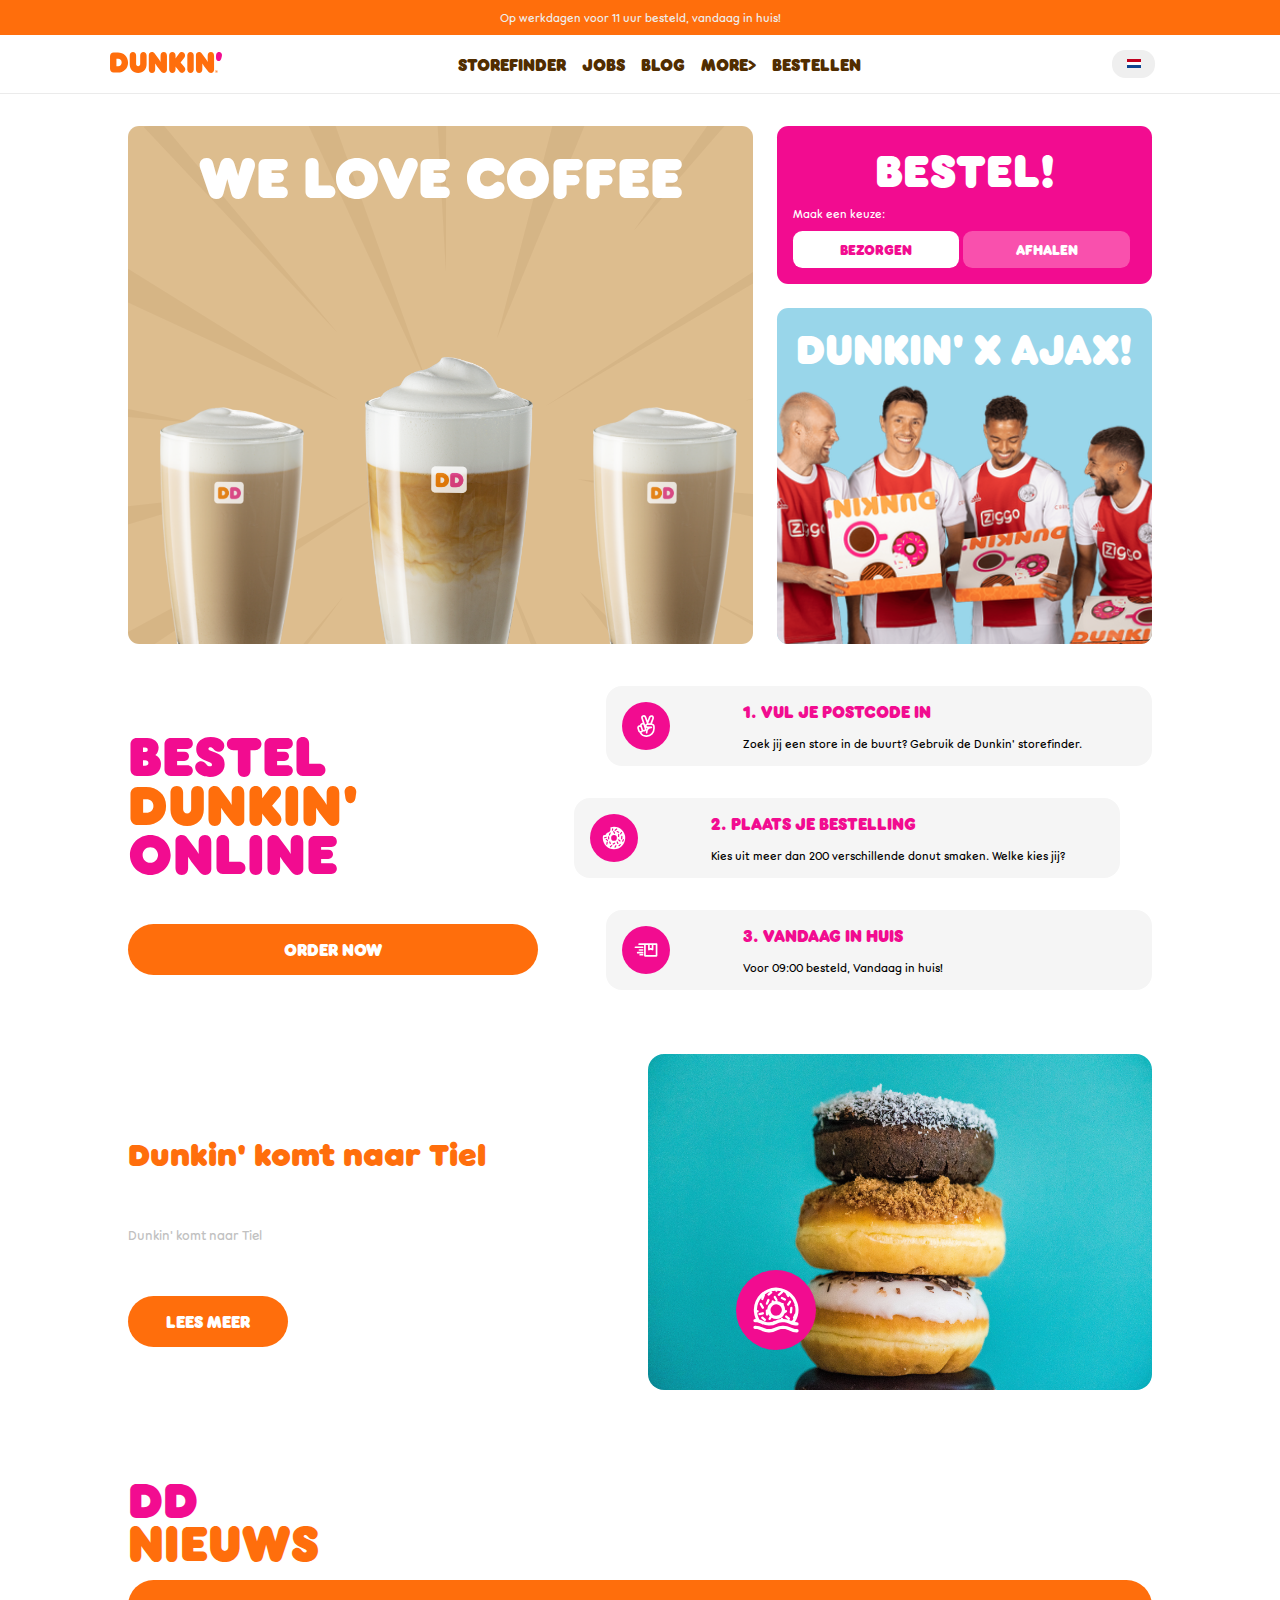
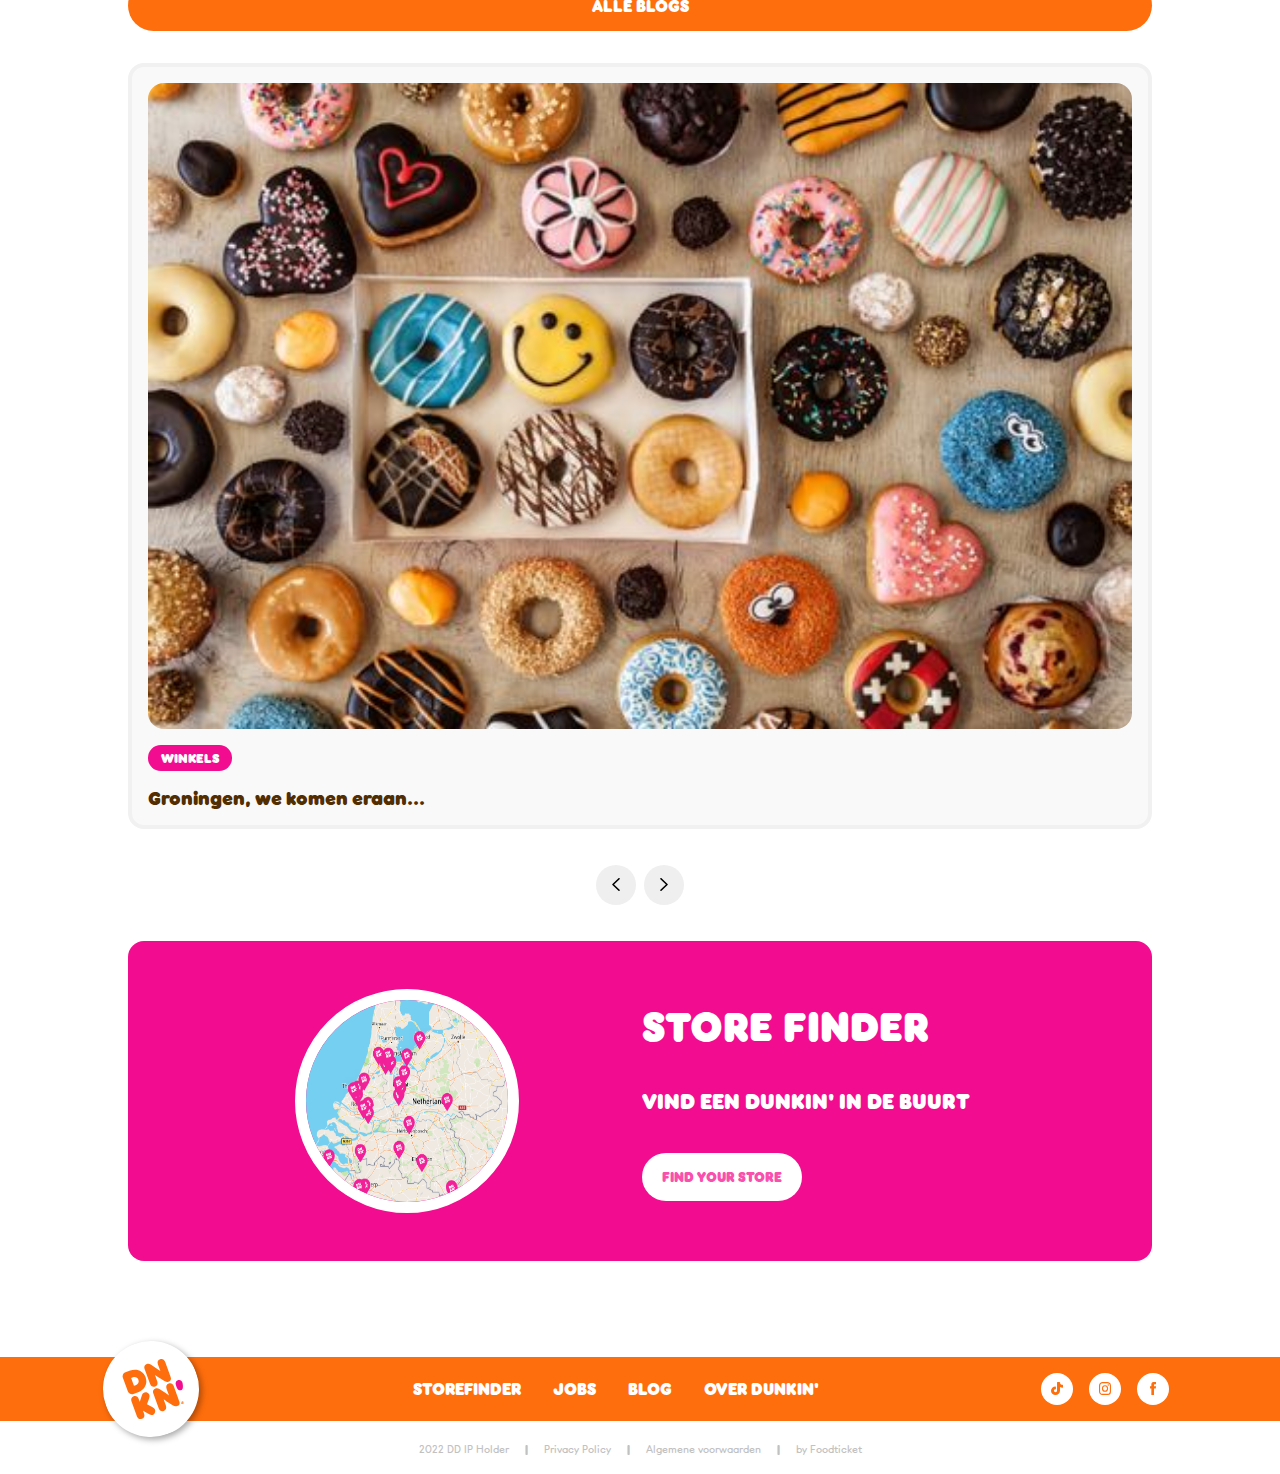
<file: index.html>
<!doctype html>
<html lang="nl">
	
<head>
	<meta charset="UTF-8">
	<meta name="author" content="jouw naam">
	<meta name="viewport" content="width=device-width, initial-scale=1">
	
	<title>Dunkin' Nederland</title>
	
	<link href="styles/style.css" rel="stylesheet">
	<link href="styles/index.css" rel="stylesheet">
	<link rel="icon" type="image/svg+xml" href="images/favicon.svg">
</head>

<body>
	<header>
		<a href="index.html">
			<img src="images/logo.svg" alt="Het Dunkin logo">
		</a>
		<button>
			<img src="images/dutch.svg" alt="Nederlandse vlag - Taal Nederlands">
		</button>
		<p>Op werkdagen voor 11 uur besteld, vandaag in huis!</p>
		<nav>
			<button>
				<img src="images/Hamburger-icon.png" alt="Navigatie menu icoon">
			</button>
			<ul>
				<li>
					<a href="#" lang="en">Storefinder</a>
				</li>
				<li>
					<a href="#" lang="en">Jobs</a>
				</li>
				<li>
					<a href="blogs.html" lang="en">Blog</a>
				</li>
				<li>
					<a href="#" lang="en">More></a>
				</li>
				<li>
					<a href="#">Bestellen</a>
				</li>
			</ul>
		</nav>
	</header>
	<main>
		<h1 class="visually-hidden">Welkom op de website van Dunkin'</h1>
		<section>
			<ul>
				<li>
					<a href="#">
						<p lang="en">we love coffee</p>
						<img src="images/koffie-klein.png" alt="Dunkin Koffie">
						<img src="images/koffie-groot.png" alt="Dunkin Cappuchino">
						<img src="images/koffie-klein.png" alt="Dunkin Koffie">
					</a>
				</li>
				<li>
					<h2>bestel!</h2>
					<p>Maak een keuze:</p>
					<button>Bezorgen</button>
					<button>Afhalen</button>
				</li>
				<li>
					<a href="#">
						<h2><span class="visually-hidden">Samenwerking tussen</span>dunkin' x ajax!</h2>
						<img src="images/ajax2.png" alt="Plaatje van Ajax voetbalteam, samenwerking met Dunkin">
					</a>
				</li>
			</ul>
		</section>
		<section>
			<h2>
				<span>bestel </span>
				<span>dunkin' </span>
				<span>online</span>
			</h2>
			<section>
				<ol>
					<li>
						<figure>
							<img src="images/vingers.svg" alt="Dunkin decoratie plaatje stap 1: postcode">
						</figure>
						<div>
							<h3>1. Vul je postcode in</h3>
							<p>Zoek jij een store in de buurt? Gebruik de Dunkin' storefinder.</p>
						</div>
					</li>
					<li>
						<figure>
							<img src="images/donut-small.svg" alt="Dunkin decoratie plaatje stap 2: plaats je bestelling">
						</figure>
						<div>
							<h3>2. Plaats je bestelling</h3>
							<p>Kies uit meer dan 200 verschillende donut smaken. Welke kies jij?</p>
						</div>
					</li>
					<li>
						<figure>
							<img src="images/package.svg" alt="Dunkin decoratie plaatje stap 3: vandaag in huis">
						</figure>
						<div>
							<h3>3. Vandaag in huis</h3>
							<p>Voor 09:00 besteld, Vandaag in huis!</p>
						</div>
					</li>
				</ol>
			</section>
			<a href="#" class="main-link" lang="en">order now</a>
		</section>

		<section>
			<a href="#">
				<img src="images/donut-stapel.jpg" alt="Een plaatje van een grote stapel donuts">
			</a>
			<figure>
				<img src="images/donut-golf.svg" alt="Decoratie plaatje met een donut">
			</figure>
			<h2>Dunkin' komt naar Tiel</h2>
			<p>Dunkin' komt naar Tiel</p>
			<a href="#" class="main-link">lees meer <span class="visually-hidden">over dit artikel</span></a>
		</section>

		<section>
			<section>
				<h2>
					<span>dd</span>
					<span>nieuws</span>
				</h2>
				<a href="blogs.html" class="main-link"><span class="visually-hidden">Bekijk</span>alle blogs</a>
			</section>
			<section>
				<a href="#">
					<img src="images/donuts.jpg" alt="Plaatje van allerlei soorten gedecoreerde donuts">
					<h3><span class="visually-hidden" lang="en">Blog categorie: </span>winkels</h3>
					<p>Groningen, we komen eraan...</p>
				</a>
				<div>
					<button><img src="images/angle-left.svg" alt="Icoon pijltje naar links"></button>
					<button><img src="images/angle-right.svg" alt="Icoon pijltje naar rechts"></button>
				</div>
			</section>
		</section>
		<section>
			<article>
				<h2 lang="en">store finder</h2>
				<a href="#">
					<img src="images/kaart.png" alt="Kaart met Dunkin' Donuts locaties in Nederland">
				</a>
				<p>vind een dunkin' in de buurt</p>
				<button lang="en">find your store</button>
			</article>
		</section>
	</main>
	<footer>
		<div>
			<figure>
				<img src="images/dunkin-letters.svg" alt="Letters d,n,k,n">
			</figure>
			<nav>
				<ul>
					<li><a href="#" class="main-link" lang="en">storefinder</a></li>
					<li><a href="#" class="main-link" lang="en">jobs</a></li>
					<li><a href="#" class="main-link" lang="en">blog</a></li>
					<li><a href="#" class="main-link">over dunkin'</a></li>
				</ul>
			</nav>
			<nav>
				<ul>
					<li>
						<a href="#">
							<img src="images/tiktok.svg" alt="Social media icoon Tiktok">
						</a></li>
					<li>
						<a href="#">
							<img src="images/instagram.svg" alt="Social media icoon Instagram">
						</a>
					</li>
					<li>
						<a href="#">
							<img src="images/facebook.svg" alt="Social media icoon Facebook">
						</a>
					</li>
				</ul>
			</nav>
		</div>
		<nav>
			<ul>
				<li><a href="#" lang="en">2022 DD IP Holder</a></li>
				<li><span>|</span></li>
				<li><a href="#" lang="en">Privacy Policy</a></li>
				<li><span>|</span></li>
				<li><a href="#">Algemene voorwaarden</a></li>
				<li><span>|</span></li>
				<li><a href="#" lang="en">by Foodticket</a></li>
			</ul>
		</nav>
	</footer>
	<script src="scripts/script.js"></script>
</body>
</html>
</file>
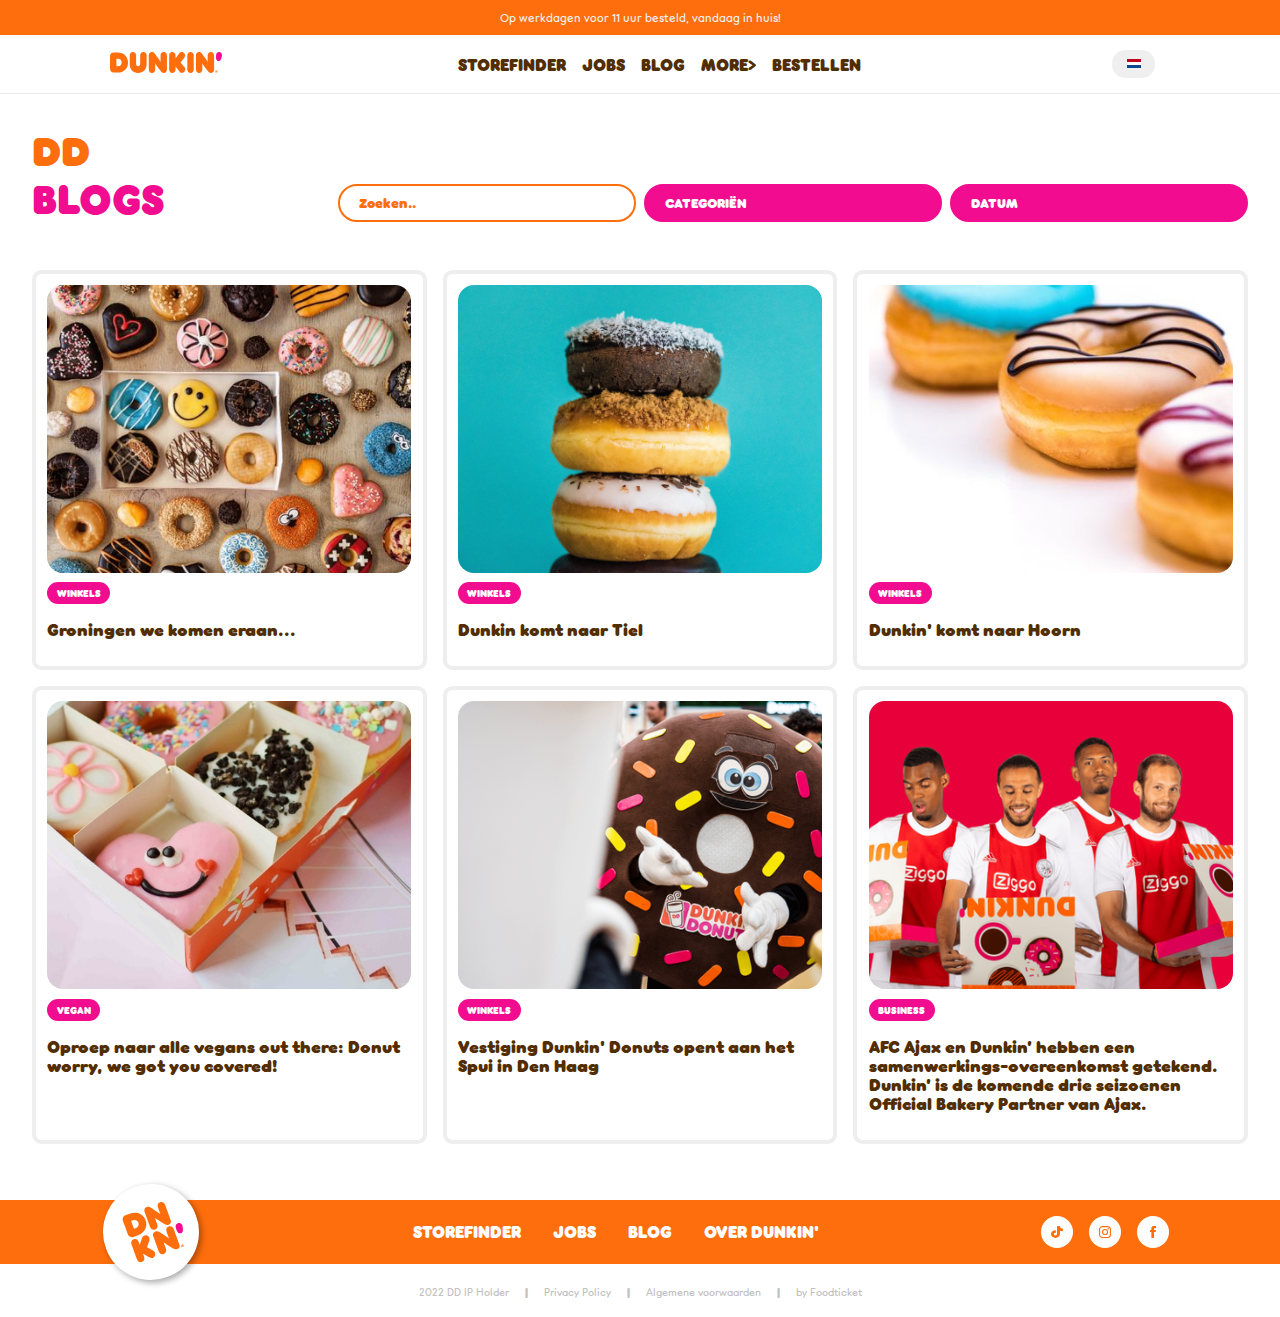
<file: blogs.html>
<!doctype html>
<html lang="nl">
	
<head>
	<meta charset="UTF-8">
	<meta name="author" content="jouw naam">
	<meta name="viewport" content="width=device-width, initial-scale=1">
	
	<title>Dunkin' Nederland</title>
	
	<link href="styles/style.css" rel="stylesheet">
	<link href="styles/blogs.css" rel="stylesheet">
	<link rel="icon" type="image/svg+xml" href="images/favicon.svg">
</head>
<body>
	<header>
		<a href="index.html">
			<img src="images/logo.svg" alt="Het Dunkin logo">
		</a>
		<button>
			<img src="images/dutch.svg" alt="Nederlandse vlag - Taal Nederlands">
		</button>
		<p>Op werkdagen voor 11 uur besteld, vandaag in huis!</p>
		<nav>
			<button>
				<img src="images/Hamburger-icon.png" alt="Navigatie menu icoon">
			</button>
			<ul>
				<li>
					<a href="#" lang="en">Storefinder</a>
				</li>
				<li>
					<a href="#" lang="en">Jobs</a>
				</li>
				<li>
					<a href="blogs.html" lang="en">Blog</a>
				</li>
				<li>
					<a href="#" lang="en">More></a>
				</li>
				<li>
					<a href="#">Bestellen</a>
				</li>
			</ul>
		</nav>
	</header>
    <main>
        <form action="">
            <h2>dd <em lang="en">blogs</em></h2>
            <input type="text" placeholder="Zoeken..">
            <button>Categoriën</button>
			<button>Datum</button>
        </form>
        <section>
            <ul>
                <li>
                    <a href="#">
                        <figure>
                            <img src="images/donuts.jpg" alt="Plaatje van allerlei soorten gedecoreerde donuts">
                        </figure>
                        <h3><span class="visually-hidden">Blog categorie: </span>Winkels</h3>
                        <p>Groningen we komen eraan...</p>
                    </a>
                </li>
                <li>
                    <a href="#">
                        <figure>
                            <img src="images/donut-stapel.jpg" alt="Plaatje van een grote stapel donuts">
                        </figure>
                        <h3><span class="visually-hidden">Blog categorie: </span>Winkels</h3>
                        <p>Dunkin komt naar Tiel</p>
                    </a>
                </li>
                <li>
                    <a href="#">
                        <figure>
                            <img src="images/deco-donuts.jpg" alt="Plaatje van 3 gedecoreerde donuts">
                        </figure>
                        <h3><span class="visually-hidden">Blog categorie: </span>Winkels</h3>
                        <p>Dunkin' komt naar Hoorn</p>
                    </a>
                </li>
                <li>
                    <a href="#">
                        <figure>
                            <img src="images/donut-hart.jpeg" alt="Plaatje van donuts in de vorm van een hart">
                        </figure>
                        <h3 lang="en"><span class="visually-hidden">Blog categorie: </span>Vegan</h3>
                        <p>Oproep naar alle vegans out there: Donut worry, we got you covered!</p>
                    </a>
                </li>
                <li>
                    <a href="#">
                        <figure>
                            <img src="images/donut-bruin.png" alt="Plaatje van een donut kostuum">
                        </figure>
                        <h3><span class="visually-hidden">Blog categorie: </span>Winkels</h3>
                        <p>Vestiging Dunkin' Donuts opent aan het Spui in Den Haag</p>
                    </a>
                </li>
                <li>
                    <a href="#">
                        <figure>
                            <img src="images/ajax-team-rood.png" alt="Ajax voetbalteam, samenwerking met Dunkin">
                        </figure>
                        <h3 lang="en"><span class="visually-hidden">Blog categorie: </span>Business</h3>
                        <p>AFC Ajax en Dunkin’ hebben een samenwerkings-overeenkomst getekend. 
                            Dunkin’ is de komende drie seizoenen Official Bakery Partner van Ajax. </p>
                    </a>
                </li>
            </ul>
        </section>
    </main>
    <footer>
		<div>
			<figure>
				<img src="images/dunkin-letters.svg" alt="Letters d,n,k,n">
			</figure>
			<nav>
				<ul>
					<li><a href="#" class="main-link" lang="en">storefinder</a></li>
					<li><a href="#" class="main-link" lang="en">jobs</a></li>
					<li><a href="#" class="main-link" lang="en">blog</a></li>
					<li><a href="#" class="main-link">over dunkin'</a></li>
				</ul>
			</nav>
			<nav>
				<ul>
					<li>
						<a href="#">
							<img src="images/tiktok.svg" alt="Social media icoon Tiktok">
						</a></li>
					<li>
						<a href="#">
							<img src="images/instagram.svg" alt="Social media icoon Instagram">
						</a>
					</li>
					<li>
						<a href="#">
							<img src="images/facebook.svg" alt="Social media icoon Facebook">
						</a>
					</li>
				</ul>
			</nav>
		</div>
		<nav>
			<ul>
				<li><a href="#" lang="en">2022 DD IP Holder</a></li>
				<li><span>|</span></li>
				<li><a href="#" lang="en">Privacy Policy</a></li>
				<li><span>|</span></li>
				<li><a href="#">Algemene voorwaarden</a></li>
				<li><span>|</span></li>
				<li><a href="#" lang="en">by Foodticket</a></li>
			</ul>
		</nav>
	</footer>
    <script src="scripts/script.js"></script>
</body>
</html>
</file>
<file: styles/style.css>
/**************/
/* CSS REMEDY */
/**************/

*, *::after, *::before {
	box-sizing:border-box;  
}

button, summary {
	cursor: pointer;
}

img{
	width: 100%;
}

.visually-hidden {
	clip: rect(0 0 0 0);
	clip-path: inset(50%);
	height: 1px;
	overflow: hidden;
	position: absolute;
	white-space: nowrap;
	width: 1px;
}

.main-link{
    flex-basis: 100%;
    text-align: center;
    background-color: var(--main-color);
    padding: 1em;
    border-radius: 5em;
    text-transform: uppercase;
    text-decoration: none;
    font-size: 1em;
    color: var(--nav-link-text);
}

@font-face {
	font-family: "DunkinSans-Book";
	src: url("../fonts/DunkinSans-Book.otf") format("opentype");
}
@font-face {
	font-family: "DunkinSans-Display";
	src: url("../fonts/DunkinSans-Display.otf") format("opentype");
}

/*********************/
/* CUSTOM PROPERTIES */
/*********************/
:root {
	--color-text:#111;
	--nav-link-text: #ffffff;
	--footer-text: #c1c1c1;
	--text-brown: #512d00;

	--cta-main-color: #f20c90;
	--cta-secondary-main-color: #f950ad;

	--color-background:#eee;
	--main-color: #ff6e0c;
	--nav-link-color: #ee4c25;
	--input-text-color: #f986c8;
	--main-section-color: #F5F5F5;
	--coffee-color: #ddbd8e;
	--ajax-blue: #99D6EA;
	--border-grey: #f1f1f1;
	--section-grey: #f9f9f9;

	--title-font: 'DunkinSans-Display', sans-serif;
	--main-font: 'DunkinSans-Book', sans-serif;
}

body{
	font-family: var(--main-font);
	margin: 0;
}

h1, h2, h3, span, .main-link, button{
	font-family: var(--title-font);
	text-transform: uppercase;
}

h2{
	margin: 0;
}

a{
	text-decoration: none;
}

/* - Header - */

header{
	display: flex;
	flex-wrap: wrap;
	justify-content: space-around;
	align-items: center;
	border-bottom: 1px solid rgb(235, 235, 235);
	position: fixed;
	top: 0;
    z-index: 100;
    background-color: var(--nav-link-text);
    width: 100%;
}

header > p{
	width: 100%;
	order: -100;
	text-align: center;
	font-size: 0.7em;
	background-color: var(--main-color);
	color: var(--color-background);
	margin: 0;
	padding: 1em;
}

header button{
	margin: 1.1em;
	padding: .5em 1.1em;
	border-radius: 1em;
	border: none;
}

header button:first-of-type{
	order: -50;
	padding-top: 0.4em;
}

header a img{
	width: 7em;
}

header nav {
	font-family: var(--title-font);
}
header nav button {
	display: flex;
	justify-content: center;
	align-items: center;
}

header nav button img{
	width: 1em;
}

header nav ul{
	background-color: var(--nav-link-text);
	margin: 0;
	padding: 0 1em 0;
	list-style-type: none;
	position: fixed;
	left: 0;
	right: 0;
	top: 5.9em;
	bottom: 0;
	display: flex;
    flex-direction: column;
	justify-content: center;
    text-align: center;
    gap: 1em;
	transform:translateY(100%);
	transition: .3s ease;
	z-index: 100;
}

nav.toonMenu ul{
	transform: translateY(0);
}

header nav li a{
	color: var(--text-brown);
	font-size: 1.8em;
	text-decoration: none;
	text-transform: uppercase;
}

/* - Main - */

main{
	position: relative;
	top: 5em;
	padding: 0 1em;
}

main span{
    text-transform: uppercase;
    flex-basis: 100%;
    font-size: 2em;
    line-height: 0.9em;
}


/* - Footer - */

footer{
	position: relative;
	top: 5em;
}

footer div{
    background-color: var(--main-color);
	position: relative;
	height: 24em;
}

footer div figure{
	margin: 0;
	display: flex;
	justify-content: center;
	align-items: center;
	position: absolute;
    left: calc(50% - 9em/2);
    top: -4.5em;
}

footer div figure img{
	background-color: var(--nav-link-text);
	border-radius: 50%;
	margin: .5em;
	display: block;
    width: 8em;
    height: 8em;
    transform: rotate(-20deg);
    box-shadow: 0.1em 0.2em 0.4em #00000057;
}

footer div nav:first-of-type{
	position: absolute;
    bottom: 4em;
}
footer div nav:last-of-type{
	position: absolute;
    bottom: 0;
    left: calc(50% - 5em);
    width: 10em;
}

footer div nav ul{
    padding: 0;
    margin: 0;
}

footer div nav ul li{
	list-style-type: none;
}
  
footer div nav:first-of-type ul{
	display: flex;
	flex-wrap: wrap;
}
  
footer div nav:first-of-type ul li{
	flex-basis: 100%;
	text-align: center;
	background-color: var(--nav-link-color);
	padding: 1em;
	border-radius: 5em;
	margin: .2em 1em;
}
  
footer div nav:first-of-type ul li a{
	background-color: transparent;
}

footer div nav:last-of-type{
	padding: 1em;
}
  
footer div nav:last-of-type ul{
	display: flex;
	justify-content: center;
	gap: 1em;
}

footer div nav:last-of-type ul li{
	list-style-type: none;
    width: 2em;
    background-color: var(--nav-link-text);
    border-radius: 50%;
    aspect-ratio: 1/1;
    display: flex;
    justify-content: center;
    align-items: center;
	margin: 0;
}
  
footer div nav:last-of-type ul li a img{
	height: .8em;
}
  
footer > nav{
	padding: 0.2em;
}
  
footer > nav ul{
	display: flex;
	flex-wrap: wrap;
	justify-content: center;
	padding: 1em;
    gap: 1em;
	margin: 0;
}
  
footer > nav ul li{
	list-style-type: none;
	font-size: .8em;
}
  
footer > nav ul li a, footer span{
	color: var(--footer-text);
	font-size: .8em;
}
  
footer > nav ul li a{
	text-decoration: none;
}

/* ===== MEDIA QUERIES ===== */

@media (min-width: 48em){
	header{
		position: unset;
	}	
	
	main, footer{
		top: 0;
	}

	footer div{
		display: flex;
		align-items: center;
		justify-content: space-around;
		height: 4em;
	}

	footer div figure{
		aspect-ratio: 1/1;
		border-radius: 50%;
		display: flex;
		position: unset;
	}

	footer div nav:first-of-type{
		display: flex;
		flex-wrap: nowrap;
		position: unset;
	}
	footer div nav:first-of-type ul li{
		display: flex;
		flex-basis: unset;
		padding: 0;
		background-color: transparent;
		margin: 0;
	}
	footer div nav:last-of-type{
		position: unset;
	}
	footer div figure img{
		width: 6em;
		height: 6em;
	}
}

@media (min-width: 64em){
	header > a{
		order: -10;
	}

	header button:first-of-type{
		order: -5;
	}

	header nav{
		order: -8;
	}

    header nav ul{
        position: static;
        transform: none;
		flex-direction: unset;
		transition: none;
    }

	header nav ul li a{
		font-size: 1em;
	}

	header nav button{
		display: none;
	}


}
</file>
<file: styles/index.css>
/* Globale main */

main section{
    margin: 1em 0;
}

main section:first-of-type{
    margin-top: 2em;
}

main section ol{
    padding: 0;
    padding-left: .3em;
}

main section ol li{
    display: grid;
    grid-template-columns: 1fr 3fr;
    border-radius: 1em;
    margin: 1em 0;
    background-color: var(--main-section-color)
}

main section ol li figure img{
    width: 50%;
}

/* ===== FIRST SECTION ===== */
/* - Coffee, Order and Ajax - */

main > section:first-of-type ul{
    list-style-type: none;
    margin: 0;
    padding: 0;
    display: grid;
    gap: 1.5em;
}

main > section:first-of-type ul li{
    border-radius: 0.7em;
    position: relative;
}

/* - Coffee - */

main > section:first-of-type ul li:first-of-type{
    height: 20em;
    overflow: hidden;
    background-color: var(--coffee-color);
    background-image: url(../images/koffiebackground.svg);
    background-repeat: no-repeat;
    background-size: 100%;
}

main > section:first-of-type ul li:first-of-type a{
    text-decoration: none;
}

main > section:first-of-type ul li:first-of-type a img{
    position: absolute;
    width: 6em;
    bottom: -3em;
}
main > section:first-of-type ul li:first-of-type a img:first-of-type{
    left: 1em;
}

main > section:first-of-type ul li:first-of-type a img:nth-child(3){
    left: calc(50% - 4.75em);
    width: 9.5em;
    z-index: 10;
    bottom: -8em;
}

main > section:first-of-type ul li:first-of-type a img:last-of-type{
    right: 1em;
}

main > section:first-of-type ul li:first-of-type a p, main > section:first-of-type ul li:last-of-type a h2{
    color: var(--nav-link-text);
    font-size: 2.5em;
    font-family: var(--title-font);
    text-transform: uppercase;
    text-align: center;
    margin: 0;
}

main > section:first-of-type ul li:nth-child(1), main > section:first-of-type ul li:nth-child(2), 
main > section:first-of-type ul li:last-of-type{
    padding: 1em;
}

/* - Order Delivery/Takeaway - */

main > section:first-of-type ul li:nth-child(2){
    background-color: var(--cta-main-color);
}

main > section:first-of-type ul li:last-of-type a img{
    transform: scale(1.5);
}

main > section ul li:nth-child(2) h2{
    color: var(--nav-link-text);
    font-size: 2.8em;
    text-align: center;
    text-transform: uppercase;
    margin: 0;
    font-family: var(--title-font);
}

main > section ul li:nth-child(2) p:last-of-type{
    color: var(--nav-link-text);
    font-size: .7em;
}

main > section ul li:nth-child(2) button{
    border: none;
    border-radius: .7em;
    padding: .8em;
    width: 49%;
    text-transform: uppercase;
}
  
main > section ul li:nth-child(2) button:first-of-type{
    background-color: var(--nav-link-text);
    color: var(--cta-main-color);
}

main > section ul li:nth-child(2) button:last-of-type{
    background-color: var(--cta-secondary-main-color);
    color: var(--nav-link-text);
}

/* - Dunkin/Ajax - */

main > section ul li:last-of-type {
    background-color: var(--ajax-blue);
    overflow: hidden;
    height: 21em;
}


/* ===== SECOND SECTION ====== */
/* - Order dunkin online with steps - */

main > section:nth-child(3){
    display: flex;
    flex-wrap: wrap;
}

main > section:nth-child(3) h2{
    font-size: 1.7em;
    width: 60%;
}

main > section:nth-child(3) section figure{
    background-color: var(--cta-main-color);
    height: 3em;
    aspect-ratio: 1/1;
    display: flex;
    align-self: center;
    align-items: center;
    justify-content: center;
    align-items: center;
    border-radius: 50%;
    margin: 1em;
}

main > section:nth-child(3) section h3{
    grid-column-start: 2;
    grid-row-start: 1;
    grid-row-end: 1;
    color: var(--cta-main-color);
    text-transform: uppercase;
    font-size: 1em;
}
main > section:nth-child(3) section p{
    grid-column-start: 2;
    grid-row-start: 2;
    grid-row-end: 2;
    font-size: .7em;
}

/* ===== THIRD SECTION ===== */
/* - Dunkin comes to Tiel - */

main > section:nth-child(4){
    display: grid;
    grid-template-columns: 1fr;
    gap: 1em;
    position: relative;
}

main > section:nth-child(4) img{
    border-radius: 1em;
}

main > section:nth-child(4) a:first-of-type{
    height: 21em;
    margin-bottom: 2.5em;
}

main > section:nth-child(4) figure{
    background-color: var(--cta-main-color);
    aspect-ratio: 1/1;
    border-radius: 50%;
    display: flex;
    justify-content: center;
    width: 6em;
    position: absolute;
    bottom: 13em;
    right: 1.5em;
    margin: 0;
}

main > section:nth-child(4) figure img{
    width: 4em;
}

main > section:nth-child(4) a img{
    object-fit: cover;
    display: block;
    height: 100%;
}

main > section:nth-child(4) h2{
    color: var(--main-color);
    font-size: 1.9em;
    text-transform: none;
}

main > section:nth-child(4) p{
    color: var(--footer-text);
    font-size: .8em;
}

main > section:nth-child(3) h2, main > section:nth-child(5) h2{
    display: flex;
    flex-wrap: wrap;
}	

main > section:nth-child(3) h2 span:first-of-type, main > section:nth-child(3) h2 span:last-of-type,
main > section:nth-child(5) h2 span:first-of-type{
    color: var(--cta-main-color);
}

main > section:nth-child(3) h2 span:nth-child(2), main > section:nth-child(5) h2 span:last-of-type{
    color: var(--main-color);
}

/* ===== FORTH SECTION ===== */
/* - Dunkin News - */

main > section:nth-child(5){
    display: grid;
    /* gap: 3em; */
}

main > section:nth-child(5) section:first-of-type{
    display: grid;
    grid-template-columns: 1fr;
    gap: 1em;
}

main > section:nth-child(5) section:last-of-type a{
    display: grid;
    gap: 1em;
    text-decoration: none;
    padding: 1em;
    border: 0.3em solid var(--border-grey);
    border-radius: 1em;
    background-color: var(--section-grey);
}

main > section:nth-child(5) a img{
    margin: 0;
    padding: 0;
    border-radius: 1em;
}

main > section:nth-child(5) a h3{
    margin: 0;
    background-color: var(--cta-main-color);
    color: var(--nav-link-text);
    width: fit-content;
    border-radius: 1em;
    font-size: .8em;
    padding: 0.4em 1em;
    text-transform: uppercase;
}

main > section:nth-child(5) a p{
    margin: 0;
    padding: 0;
    color: var(--text-brown);
    font-family: var(--title-font);
    font-size: 1.1em;
}

main > section:nth-child(5) section div{
    display: flex;
    justify-content: center;
    margin-top: 2em;
}

main > section:nth-child(5) section div button{
    margin: .3em;
    border: none;
    border-radius: 50%;
    width: 3em;
    height: 3em;
    display: flex;
    justify-content: center;
    align-items: center;
}

main > section:nth-child(5) section div button img{
    height: 1em;
    width: 1em;
}

/* ===== FIFTH SECTION ===== */
/* - Store Finder - */

main > section:last-of-type{
    background-color: var(--cta-main-color);
    border-radius: 1em;
    display: flex;
    margin-bottom: 6em;
}

main > section:last-of-type article{
    display: grid;
    align-items: center;
    gap: 1rem;
    width: 100%;
    justify-items: center;
    padding: 2em;
}

main > section:last-of-type article h2{
    color: var(--nav-link-text);
    text-transform: uppercase;
    font-size: 2.5em;
    text-align: center;
    margin: 0;
}

main > section:last-of-type article a{
    position: relative;
    width: 100%;
    max-width: 14em;
    aspect-ratio: 1/1;
    border-radius: 50%;
    border: .7em solid var(--nav-link-text);
    overflow: hidden;

}

main > section:last-of-type article a img{
    height:100%;
    display:block;
    transform: scale(1.1);
}

main > section:last-of-type article p{
    font-family: var(--title-font);
    text-transform: uppercase;
    color: var(--nav-link-text);
    font-size: 1.3em;
    text-align: center;
    margin: 0;
}

main > section:last-of-type article button{
    padding: 1.2em 1.5em;
    border-radius: 2em;
    border: 0;
    color: var(--cta-secondary-main-color);
    text-transform: uppercase;
    margin: 1.5em;
    background-color: var(--nav-link-text);
}
  
/* ===== MEDIA QUERIES ===== */

@media (min-width: 30em){
    main{
        padding: 0 4em;
    }

    main > section:first-of-type > ul{
        height: 30em;
    }

    main > section:first-of-type ul li:first-of-type{
        height: 100%;
    }

    main > section:first-of-type ul li:nth-child(2) button{
        width: 48.5%;
    }

    main > section:first-of-type ul li:first-of-type a img:nth-child(3){
        width: 10.5em;
        bottom: -4em;
    }
    main > section:first-of-type ul li:first-of-type a img:first-of-type{
        left: 2em;
        width: 9em;
    }

    main > section:first-of-type ul li:first-of-type a p{
        font-size: 3.5em;
    }

    main > section:first-of-type ul li:first-of-type a img:last-of-type{
        width: 9em;
    }

    main section ol li:nth-child(2){
        margin: 2em;
    }

    main section ol li:nth-child(1), main section ol li:nth-child(3){
        margin-left: 4em;
    }

    main > section:nth-child(2) ul {
        grid-template-columns: 5fr 3fr;
    }

    main > section:nth-child(2) ul li:nth-child(1){
        grid-row-start: 1;
        grid-row-end: 3;
    }

    main > section:nth-child(3){
        margin: 2em 0;
        display: grid;
        grid-template-columns: 2fr 3fr;
        grid-template-rows: 1fr fit-content;
    }
    
    main > section:nth-child(3) section{
        grid-row-start: 1;
        grid-row-end: 3;
        grid-column-start: 2;
        height: 100%;
    }

    main > section:nth-child(3) h2{
        align-self: end;
    }

    main > section:nth-child(3) a{
        height: fit-content;
        align-self: center;
    }

    main > section:nth-child(4){
        grid-template-columns: 1fr 1fr;
        grid-row-gap: 0;
        grid-column-gap: 1em;
    }

    main > section:nth-child(4) > a:first-of-type{
        grid-column-start: 2;
        grid-row-start: 1;
        grid-row-end: 4;
    }
    main > section:nth-child(4) h2{
        align-self: flex-end;
    }
    main > section:nth-child(4) > p{
        height: fit-content;
        align-self: center;
    }

    main > section:nth-child(4) > button{
        height: fit-content;
        width: 10em;
    }
    main > section:nth-child(4) figure{
        bottom: 5em;
        right: 16.5em;
        width: 5em;
    }
    main > section:nth-child(4) figure img{
        width: 3em;
    }

    main > section:nth-child(4) a:last-of-type{
        height: fit-content;
        width: 10em
    }

    main > section:last-of-type article{
        grid-template-columns: 1fr 1fr;
        grid-template-rows: 1fr 1fr 1fr;
        gap: 0.2em;
        margin: 1em;
    }

    main > section:last-of-type article h2{
        grid-row-start: 1;
        grid-column-start: 2;
    }

    main > section:last-of-type article p{
        grid-row-start: 2;
        grid-column-start: 2;
    }

    main > section:last-of-type article button{
        grid-column-start: 2;
        grid-row-start: 3;
        margin: 0;
    }

    main > section:last-of-type article h2, main > section:last-of-type article p, main > section:last-of-type article button{
        justify-self: flex-start;
    }
    
    main > section:last-of-type article a{
        grid-row-start: 1;
        grid-row-end: 4;
    }
}

@media (min-width: 64em){
    main{
        padding: 0 8em;
    }
    main > section:nth-child(4) figure{
        right: 21em;
    }
}
</file>
<file: styles/blogs.css>
main{
    top: 6em;
}

main h2{
    text-align: center;
    font-size: 2.5em;
    color: var(--main-color);
}
main h2 em{
    color: var(--cta-main-color);
    font-style: normal;
}
main form{
    display: grid;
    gap: 0.5em;
    margin-bottom: 3em;
}
main form h2{
    word-spacing: 5em;
    margin: 0.7em 0;
}

main form input::placeholder{
    color: var(--input-text-color);
}

main form button{
    color: var(--cta-main-color);
    background-color: var(--nav-link-text);
    text-align: left;
    font-size: 0.7em;
}
main form input, main form button{
    border-radius: 2em;
    border: 2px solid black;
    padding: 0.7em 1.5em;
    font-family: var(--title-font);
    font-size: 0.8em;
}


main section ul{
    display: grid;
    gap: 1em;
}

main section ul{
    margin: 0;
    padding: 0;
}

main section ul li{
    list-style-type: none;
    padding: .7em;
    border: .3em solid var(--color-background);
    border-radius: .6em;
    font-family: 'DunkinSans-Display', sans-serif;
    margin: 0;
}

main section ul li a {
    text-decoration: none;
    color: var(--text-brown);
}

main section ul li a figure{
    margin: 0;
    width: 100%;
    display: flex;
    height: 18em;
}

main section ul li a figure img{
    border-radius: 1em;
    height: 100%;
    object-fit: cover;
}

main section ul li a h3{
    font-size: .6em;
    background-color: var(--cta-main-color);
    color: var(--nav-link-text);
    width: fit-content;
    padding: .5em 1em;
    border-radius: 1.5em;
    text-transform: uppercase;
}
main > section{
    margin-bottom: 7em;
}


@media (min-width: 30em){
    main{
        padding: 2em;
        top: 0;
    }
    main form{
        grid-template-columns: 3fr 3fr 3fr 3fr;
    }
    main form h2{
        grid-row-start: 1;
        grid-row-end: 3;
        margin: 0;
        text-align: left;
    }
    main form input{
        grid-row-start: 2;
        grid-column-start: 2;
        border-color: var(--main-color);
    }
    main form input::placeholder{
        color: var(--main-color);
    }

    main form button:first-of-type, main form button:last-of-type{
        grid-row-start: 2;
        grid-column-start: 3;
        color: white;
        border-color: var(--cta-main-color);
    }
    main form button:last-of-type{
        grid-column-start: 4;
    }

    main form button{
        background-color: var(--cta-main-color);
    }

    main section ul {
        grid-template-columns: 3fr 3fr 3fr;
    }
    main section ul li{
        min-width: 0;
    }
    main section ul li a p{
        word-break: break-word;
    }
    main > section{
        margin-bottom: 1.5em;
    }

}
</file>
